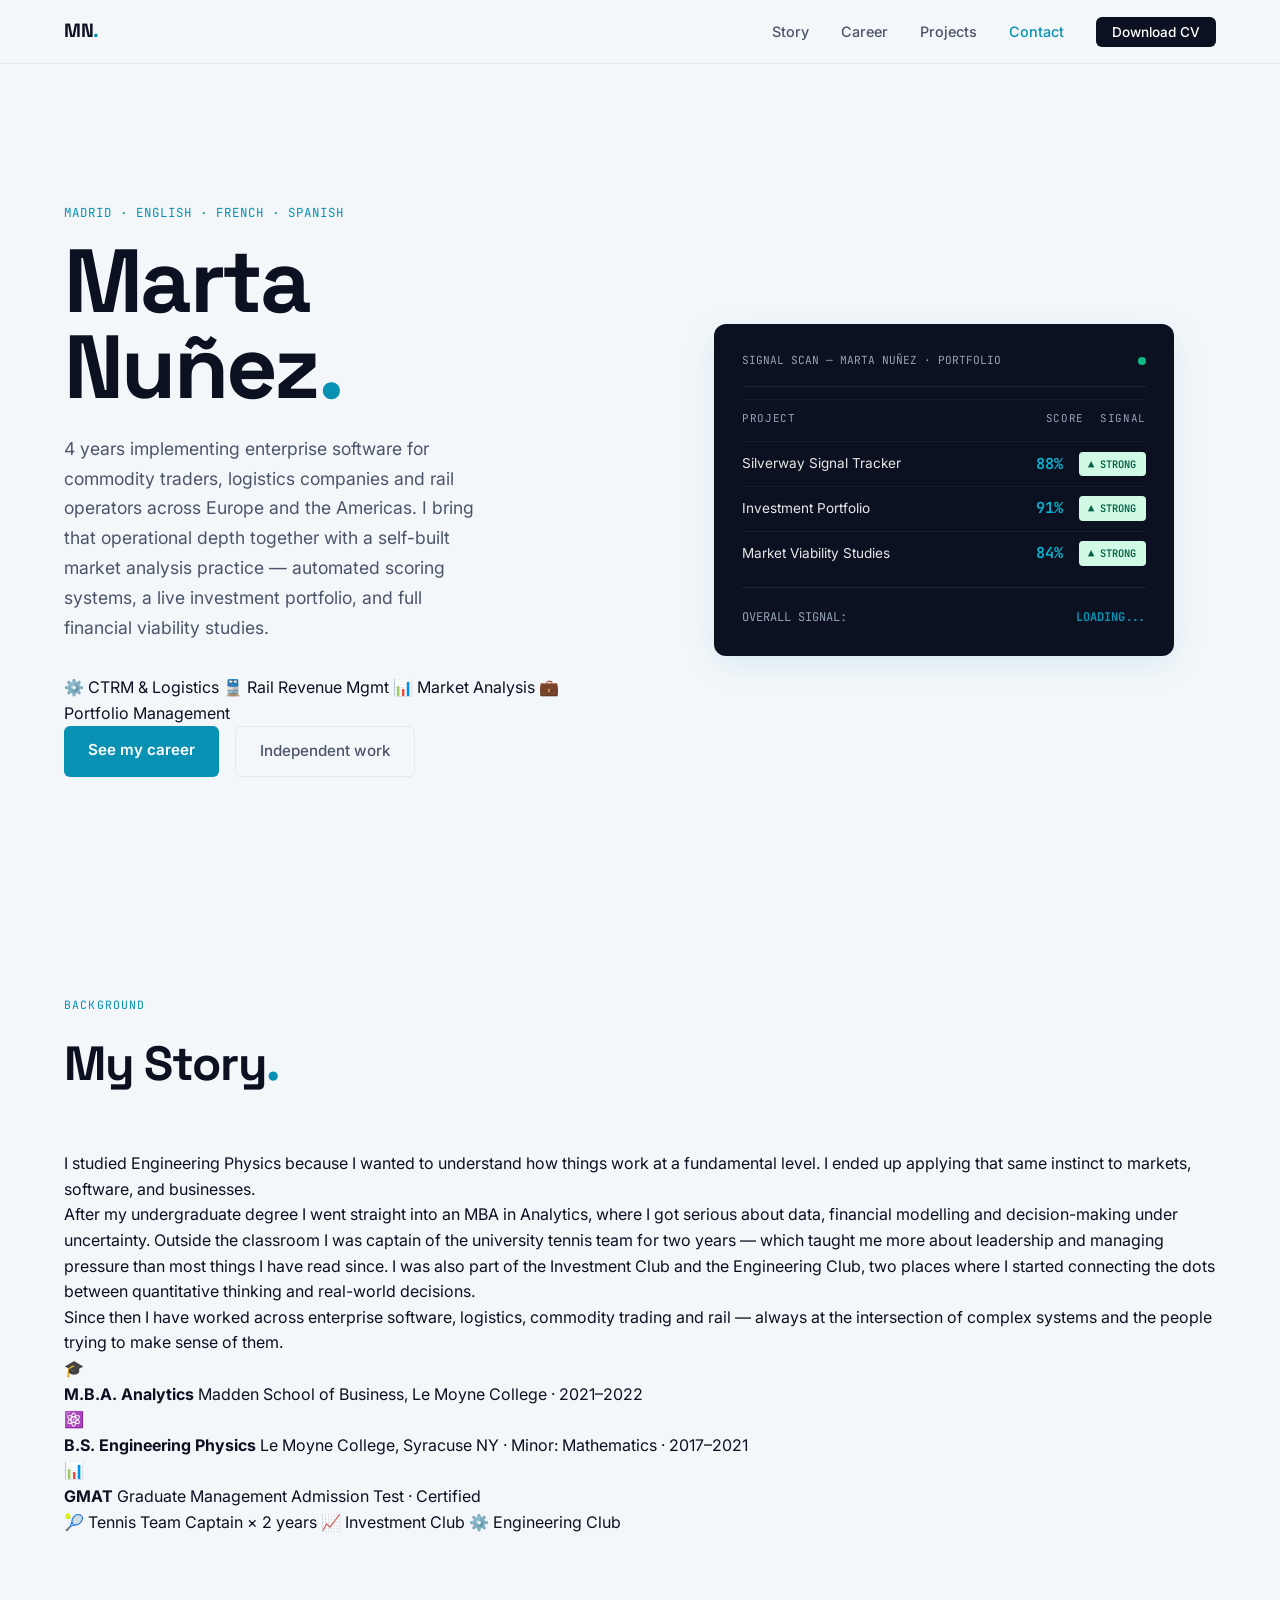
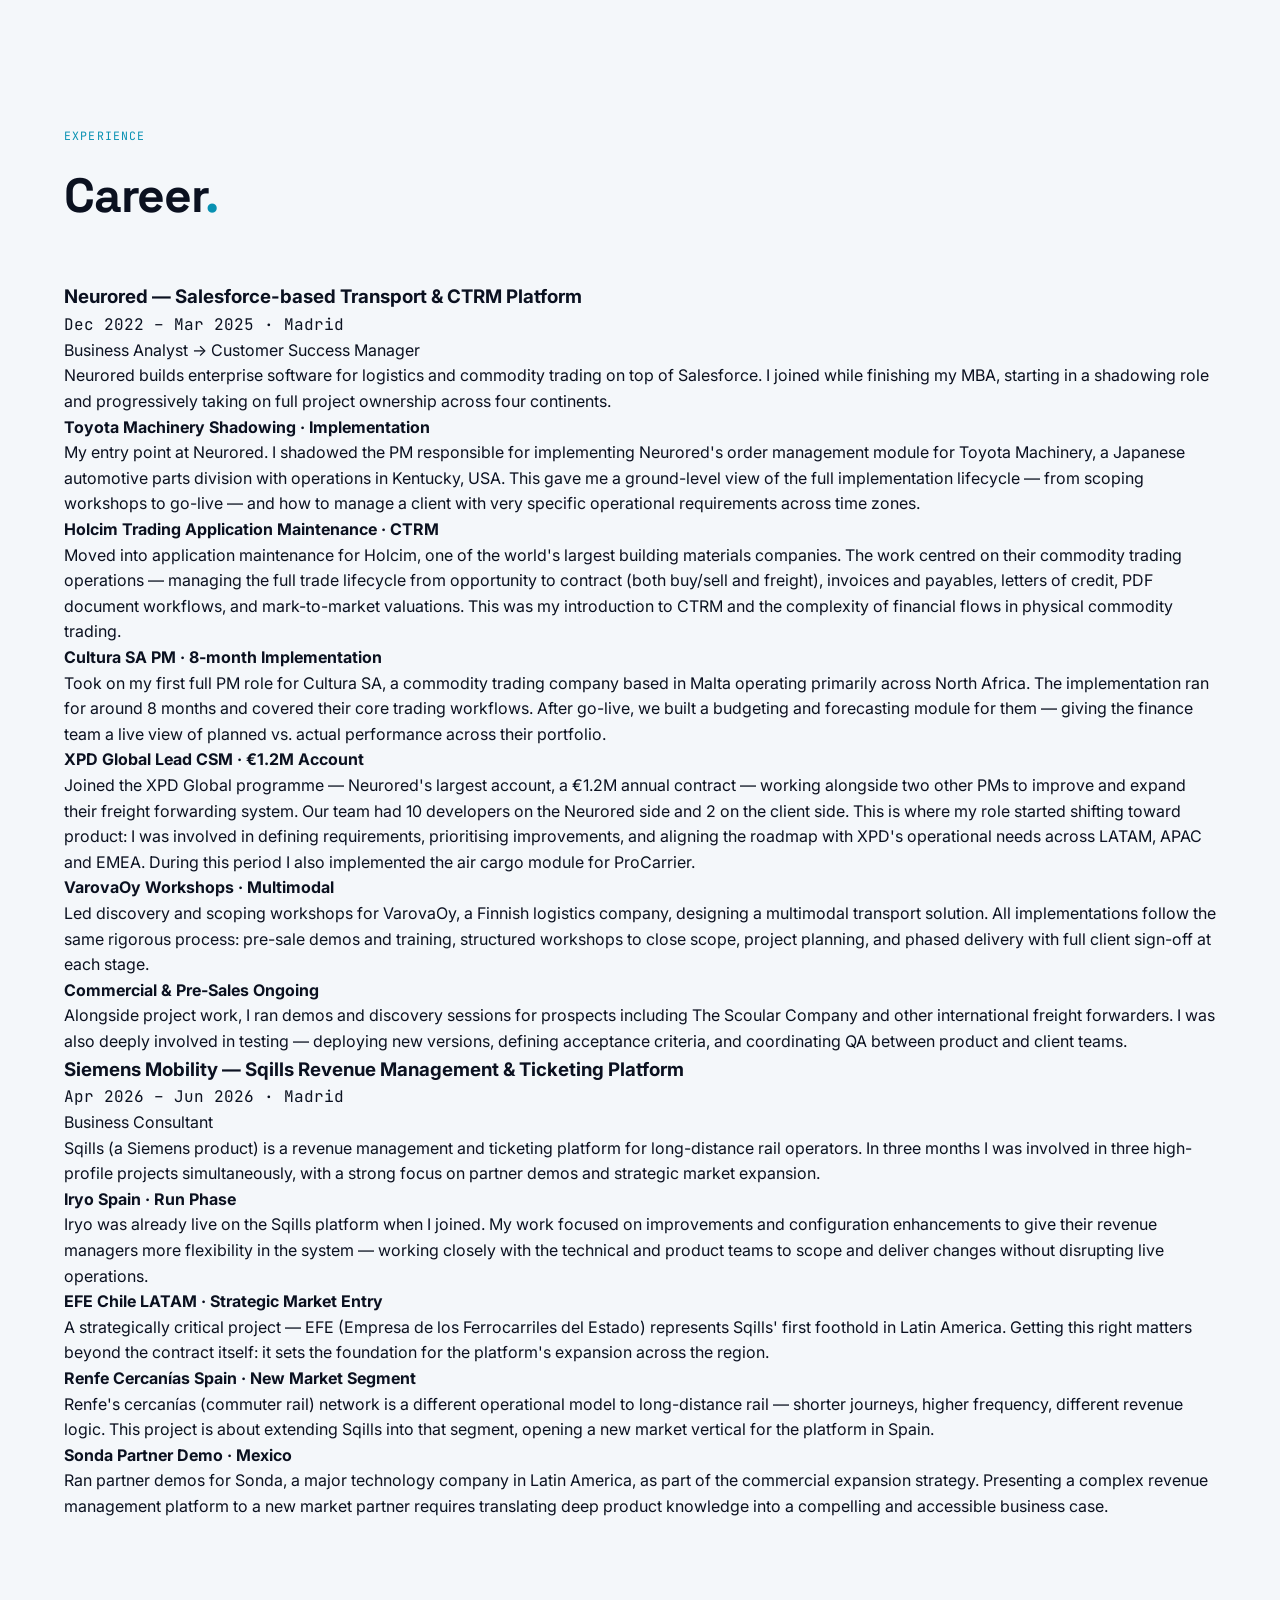
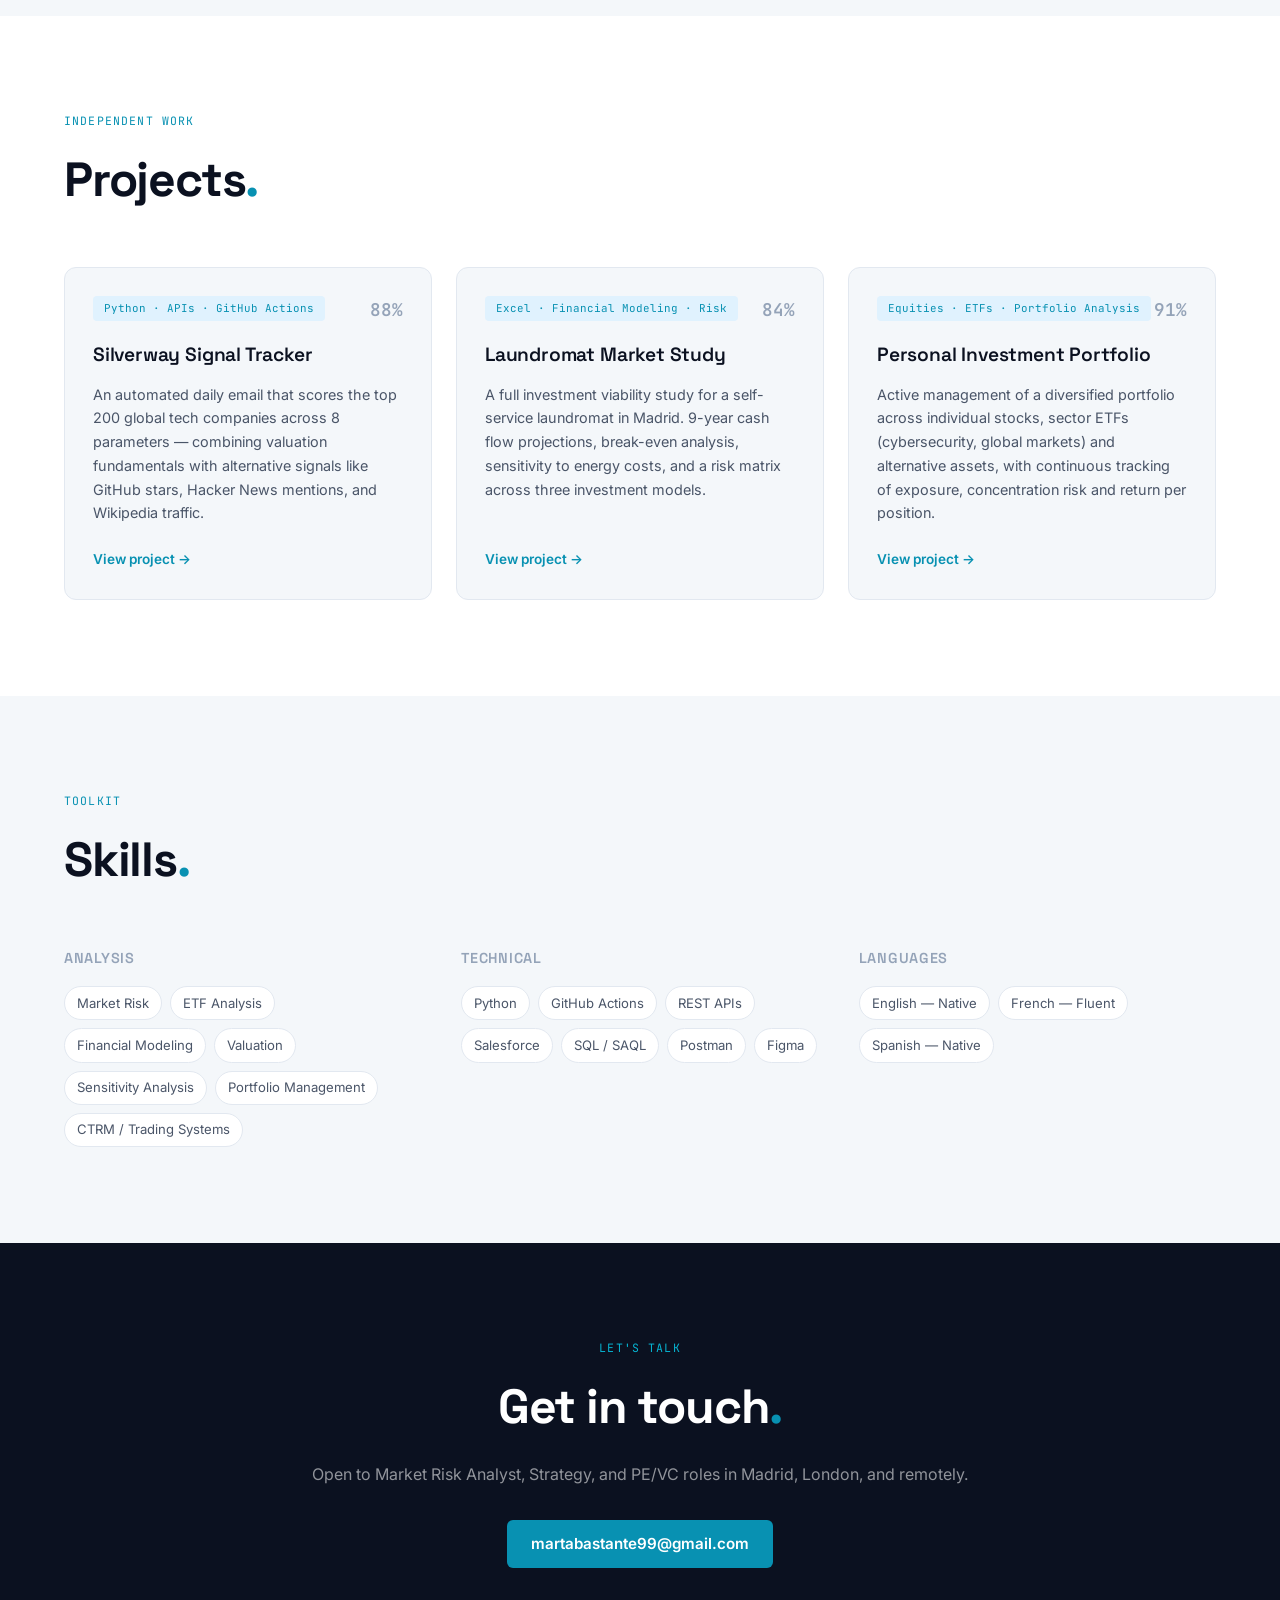
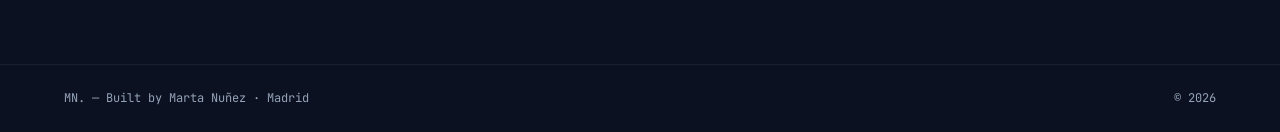
<file: index.html>
<!DOCTYPE html>
<html lang="en">
<head>
  <meta charset="UTF-8" />
  <meta name="viewport" content="width=device-width, initial-scale=1.0" />
  <title>Marta Nuñez · Market Risk Analyst</title>
  <link rel="preconnect" href="https://fonts.googleapis.com" />
  <link rel="preconnect" href="https://fonts.gstatic.com" crossorigin />
  <link href="https://fonts.googleapis.com/css2?family=Space+Grotesk:wght@400;500;600;700&family=Inter:wght@400;500&family=JetBrains+Mono:wght@400;600&display=swap" rel="stylesheet" />
  <link rel="stylesheet" href="assets/css/style.css" />
</head>
<body>

  <!-- NAV -->
  <nav>
    <span class="nav-logo">MN<span class="accent">.</span></span>
    <ul>
      <li><a href="#story">Story</a></li>
      <li><a href="#career">Career</a></li>
      <li><a href="#projects">Projects</a></li>
      <li><a href="#contact">Contact</a></li>
      <li><a href="assets/CV_Marta_Nunez.pdf" class="btn-nav" target="_blank">Download CV</a></li>
    </ul>
  </nav>

  <!-- HERO -->
  <header class="hero">
    <div class="hero-left">
      <p class="eyebrow">Madrid · English · French · Spanish</p>
      <h1>Marta<br>Nuñez<span class="accent">.</span></h1>
      <p class="hero-sub">
        4 years implementing enterprise software for commodity traders, logistics companies and rail operators across Europe and the Americas. I bring that operational depth together with a self-built market analysis practice — automated scoring systems, a live investment portfolio, and full financial viability studies.
      </p>
      <div class="hero-pills">
        <span class="hero-pill">⚙️ CTRM &amp; Logistics</span>
        <span class="hero-pill">🚆 Rail Revenue Mgmt</span>
        <span class="hero-pill">📊 Market Analysis</span>
        <span class="hero-pill">💼 Portfolio Management</span>
      </div>
      <div class="hero-cta">
        <a href="#career" class="btn-primary">See my career</a>
        <a href="#projects" class="btn-ghost">Independent work</a>
      </div>
    </div>

    <div class="hero-right">
      <div class="scanner-card">
        <div class="scanner-header">
          <span class="mono dim">SIGNAL SCAN — MARTA NUÑEZ · PORTFOLIO</span>
          <span class="scanner-dot"></span>
        </div>
        <div class="scanner-divider"></div>
        <div class="scanner-row scanner-labels">
          <span class="mono dim">PROJECT</span>
          <span class="mono dim">SCORE</span>
          <span class="mono dim">SIGNAL</span>
        </div>
        <div class="scanner-row">
          <span>Silverway Signal Tracker</span>
          <span class="mono score" data-target="88">0%</span>
          <span class="badge badge-strong">▲ STRONG</span>
        </div>
        <div class="scanner-row">
          <span>Investment Portfolio</span>
          <span class="mono score" data-target="91">0%</span>
          <span class="badge badge-strong">▲ STRONG</span>
        </div>
        <div class="scanner-row">
          <span>Market Viability Studies</span>
          <span class="mono score" data-target="84">0%</span>
          <span class="badge badge-strong">▲ STRONG</span>
        </div>
        <div class="scanner-divider"></div>
        <div class="scanner-footer">
          <span class="mono dim">OVERALL SIGNAL:</span>
          <span class="mono accent bold" id="verdict">LOADING...</span>
        </div>
      </div>
    </div>
  </header>

  <!-- MY STORY & EDUCATION -->
  <section id="story" class="story-section">
    <div class="story-inner story-no-photo">
      <div class="story-text-col">
        <p class="section-eyebrow">Background</p>
        <h2>My Story<span class="accent">.</span></h2>
        <p class="story-lead">I studied Engineering Physics because I wanted to understand how things work at a fundamental level. I ended up applying that same instinct to markets, software, and businesses.</p>
        <p class="story-body">After my undergraduate degree I went straight into an MBA in Analytics, where I got serious about data, financial modelling and decision-making under uncertainty. Outside the classroom I was captain of the university tennis team for two years — which taught me more about leadership and managing pressure than most things I have read since. I was also part of the Investment Club and the Engineering Club, two places where I started connecting the dots between quantitative thinking and real-world decisions.</p>
        <p class="story-body">Since then I have worked across enterprise software, logistics, commodity trading and rail — always at the intersection of complex systems and the people trying to make sense of them.</p>

        <div class="edu-grid">
          <div class="edu-card">
            <span class="edu-icon">🎓</span>
            <div>
              <strong>M.B.A. Analytics</strong>
              <span>Madden School of Business, Le Moyne College · 2021–2022</span>
            </div>
          </div>
          <div class="edu-card">
            <span class="edu-icon">⚛️</span>
            <div>
              <strong>B.S. Engineering Physics</strong>
              <span>Le Moyne College, Syracuse NY · Minor: Mathematics · 2017–2021</span>
            </div>
          </div>
          <div class="edu-card">
            <span class="edu-icon">📊</span>
            <div>
              <strong>GMAT</strong>
              <span>Graduate Management Admission Test · Certified</span>
            </div>
          </div>
        </div>

        <div class="activities-row">
          <span class="activity-tag">🎾 Tennis Team Captain × 2 years</span>
          <span class="activity-tag">📈 Investment Club</span>
          <span class="activity-tag">⚙️ Engineering Club</span>
        </div>
      </div>
    </div>
  </section>

  <!-- CAREER -->
  <section id="career" class="career-section">
    <p class="section-eyebrow">Experience</p>
    <h2>Career<span class="accent">.</span></h2>

    <div class="career-block">
      <div class="career-company-header">
        <div>
          <h3 class="company-name">Neurored <span class="company-sub">— Salesforce-based Transport & CTRM Platform</span></h3>
          <span class="career-dates mono">Dec 2022 – Mar 2025 · Madrid</span>
        </div>
        <span class="career-badge">Business Analyst → Customer Success Manager</span>
      </div>

      <p class="career-intro">Neurored builds enterprise software for logistics and commodity trading on top of Salesforce. I joined while finishing my MBA, starting in a shadowing role and progressively taking on full project ownership across four continents.</p>

      <div class="timeline">

        <div class="timeline-item">
          <div class="tl-dot"></div>
          <div class="tl-content">
            <h4>Toyota Machinery <span class="tl-tag">Shadowing · Implementation</span></h4>
            <p>My entry point at Neurored. I shadowed the PM responsible for implementing Neurored's order management module for Toyota Machinery, a Japanese automotive parts division with operations in Kentucky, USA. This gave me a ground-level view of the full implementation lifecycle — from scoping workshops to go-live — and how to manage a client with very specific operational requirements across time zones.</p>
          </div>
        </div>

        <div class="timeline-item">
          <div class="tl-dot"></div>
          <div class="tl-content">
            <h4>Holcim Trading <span class="tl-tag">Application Maintenance · CTRM</span></h4>
            <p>Moved into application maintenance for Holcim, one of the world's largest building materials companies. The work centred on their commodity trading operations — managing the full trade lifecycle from opportunity to contract (both buy/sell and freight), invoices and payables, letters of credit, PDF document workflows, and mark-to-market valuations. This was my introduction to CTRM and the complexity of financial flows in physical commodity trading.</p>
          </div>
        </div>

        <div class="timeline-item">
          <div class="tl-dot"></div>
          <div class="tl-content">
            <h4>Cultura SA <span class="tl-tag">PM · 8-month Implementation</span></h4>
            <p>Took on my first full PM role for Cultura SA, a commodity trading company based in Malta operating primarily across North Africa. The implementation ran for around 8 months and covered their core trading workflows. After go-live, we built a budgeting and forecasting module for them — giving the finance team a live view of planned vs. actual performance across their portfolio.</p>
          </div>
        </div>

        <div class="timeline-item">
          <div class="tl-dot"></div>
          <div class="tl-content">
            <h4>XPD Global <span class="tl-tag">Lead CSM · €1.2M Account</span></h4>
            <p>Joined the XPD Global programme — Neurored's largest account, a €1.2M annual contract — working alongside two other PMs to improve and expand their freight forwarding system. Our team had 10 developers on the Neurored side and 2 on the client side. This is where my role started shifting toward product: I was involved in defining requirements, prioritising improvements, and aligning the roadmap with XPD's operational needs across LATAM, APAC and EMEA. During this period I also implemented the air cargo module for ProCarrier.</p>
          </div>
        </div>

        <div class="timeline-item">
          <div class="tl-dot"></div>
          <div class="tl-content">
            <h4>VarovaOy <span class="tl-tag">Workshops · Multimodal</span></h4>
            <p>Led discovery and scoping workshops for VarovaOy, a Finnish logistics company, designing a multimodal transport solution. All implementations follow the same rigorous process: pre-sale demos and training, structured workshops to close scope, project planning, and phased delivery with full client sign-off at each stage.</p>
          </div>
        </div>

        <div class="timeline-item">
          <div class="tl-dot"></div>
          <div class="tl-content">
            <h4>Commercial & Pre-Sales <span class="tl-tag">Ongoing</span></h4>
            <p>Alongside project work, I ran demos and discovery sessions for prospects including The Scoular Company and other international freight forwarders. I was also deeply involved in testing — deploying new versions, defining acceptance criteria, and coordinating QA between product and client teams.</p>
          </div>
        </div>

      </div>
    </div>

    <div class="career-block">
      <div class="career-company-header">
        <div>
          <h3 class="company-name">Siemens Mobility <span class="company-sub">— Sqills Revenue Management & Ticketing Platform</span></h3>
          <span class="career-dates mono">Apr 2026 – Jun 2026 · Madrid</span>
        </div>
        <span class="career-badge">Business Consultant</span>
      </div>

      <p class="career-intro">Sqills (a Siemens product) is a revenue management and ticketing platform for long-distance rail operators. In three months I was involved in three high-profile projects simultaneously, with a strong focus on partner demos and strategic market expansion.</p>

      <div class="timeline">

        <div class="timeline-item">
          <div class="tl-dot tl-dot-blue"></div>
          <div class="tl-content">
            <h4>Iryo <span class="tl-tag">Spain · Run Phase</span></h4>
            <p>Iryo was already live on the Sqills platform when I joined. My work focused on improvements and configuration enhancements to give their revenue managers more flexibility in the system — working closely with the technical and product teams to scope and deliver changes without disrupting live operations.</p>
          </div>
        </div>

        <div class="timeline-item">
          <div class="tl-dot tl-dot-blue"></div>
          <div class="tl-content">
            <h4>EFE Chile <span class="tl-tag">LATAM · Strategic Market Entry</span></h4>
            <p>A strategically critical project — EFE (Empresa de los Ferrocarriles del Estado) represents Sqills' first foothold in Latin America. Getting this right matters beyond the contract itself: it sets the foundation for the platform's expansion across the region.</p>
          </div>
        </div>

        <div class="timeline-item">
          <div class="tl-dot tl-dot-blue"></div>
          <div class="tl-content">
            <h4>Renfe Cercanías <span class="tl-tag">Spain · New Market Segment</span></h4>
            <p>Renfe's cercanías (commuter rail) network is a different operational model to long-distance rail — shorter journeys, higher frequency, different revenue logic. This project is about extending Sqills into that segment, opening a new market vertical for the platform in Spain.</p>
          </div>
        </div>

        <div class="timeline-item">
          <div class="tl-dot tl-dot-blue"></div>
          <div class="tl-content">
            <h4>Sonda <span class="tl-tag">Partner Demo · Mexico</span></h4>
            <p>Ran partner demos for Sonda, a major technology company in Latin America, as part of the commercial expansion strategy. Presenting a complex revenue management platform to a new market partner requires translating deep product knowledge into a compelling and accessible business case.</p>
          </div>
        </div>

      </div>
    </div>
  </section>

  <!-- PROJECTS -->
  <section id="projects">
    <p class="section-eyebrow">Independent work</p>
    <h2>Projects<span class="accent">.</span></h2>
    <div class="projects-grid">

      <a href="projects/silverway.html" class="project-card">
        <div class="project-top">
          <span class="project-tag">Python · APIs · GitHub Actions</span>
          <span class="project-score mono">88%</span>
        </div>
        <h3>Silverway Signal Tracker</h3>
        <p>An automated daily email that scores the top 200 global tech companies across 8 parameters — combining valuation fundamentals with alternative signals like GitHub stars, Hacker News mentions, and Wikipedia traffic.</p>
        <div class="project-footer"><span>View project →</span></div>
      </a>

      <a href="projects/laundromat.html" class="project-card">
        <div class="project-top">
          <span class="project-tag">Excel · Financial Modeling · Risk</span>
          <span class="project-score mono">84%</span>
        </div>
        <h3>Laundromat Market Study</h3>
        <p>A full investment viability study for a self-service laundromat in Madrid. 9-year cash flow projections, break-even analysis, sensitivity to energy costs, and a risk matrix across three investment models.</p>
        <div class="project-footer"><span>View project →</span></div>
      </a>

      <a href="projects/portfolio.html" class="project-card">
        <div class="project-top">
          <span class="project-tag">Equities · ETFs · Portfolio Analysis</span>
          <span class="project-score mono">91%</span>
        </div>
        <h3>Personal Investment Portfolio</h3>
        <p>Active management of a diversified portfolio across individual stocks, sector ETFs (cybersecurity, global markets) and alternative assets, with continuous tracking of exposure, concentration risk and return per position.</p>
        <div class="project-footer"><span>View project →</span></div>
      </a>

    </div>
  </section>

  <!-- SKILLS -->
  <section id="skills" class="skills-section">
    <p class="section-eyebrow">Toolkit</p>
    <h2>Skills<span class="accent">.</span></h2>
    <div class="skills-grid">
      <div class="skill-group">
        <h4>Analysis</h4>
        <div class="tags">
          <span class="tag">Market Risk</span>
          <span class="tag">ETF Analysis</span>
          <span class="tag">Financial Modeling</span>
          <span class="tag">Valuation</span>
          <span class="tag">Sensitivity Analysis</span>
          <span class="tag">Portfolio Management</span>
          <span class="tag">CTRM / Trading Systems</span>
        </div>
      </div>
      <div class="skill-group">
        <h4>Technical</h4>
        <div class="tags">
          <span class="tag">Python</span>
          <span class="tag">GitHub Actions</span>
          <span class="tag">REST APIs</span>
          <span class="tag">Salesforce</span>
          <span class="tag">SQL / SAQL</span>
          <span class="tag">Postman</span>
          <span class="tag">Figma</span>
        </div>
      </div>
      <div class="skill-group">
        <h4>Languages</h4>
        <div class="tags">
          <span class="tag">English — Native</span>
          <span class="tag">French — Fluent</span>
          <span class="tag">Spanish — Native</span>
        </div>
      </div>
    </div>
  </section>

  <!-- CONTACT -->
  <section id="contact" class="contact-section">
    <p class="section-eyebrow">Let's talk</p>
    <h2>Get in touch<span class="accent">.</span></h2>
    <p class="contact-sub">Open to Market Risk Analyst, Strategy, and PE/VC roles in Madrid, London, and remotely.</p>
    <a href="mailto:martabastante99@gmail.com" class="btn-primary">martabastante99@gmail.com</a>
  </section>

  <!-- FOOTER -->
  <footer>
    <span class="mono dim">MN. — Built by Marta Nuñez · Madrid</span>
    <span class="mono dim">© 2026</span>
  </footer>

  <script src="assets/js/main.js"></script>
</body>
</html>
</file>
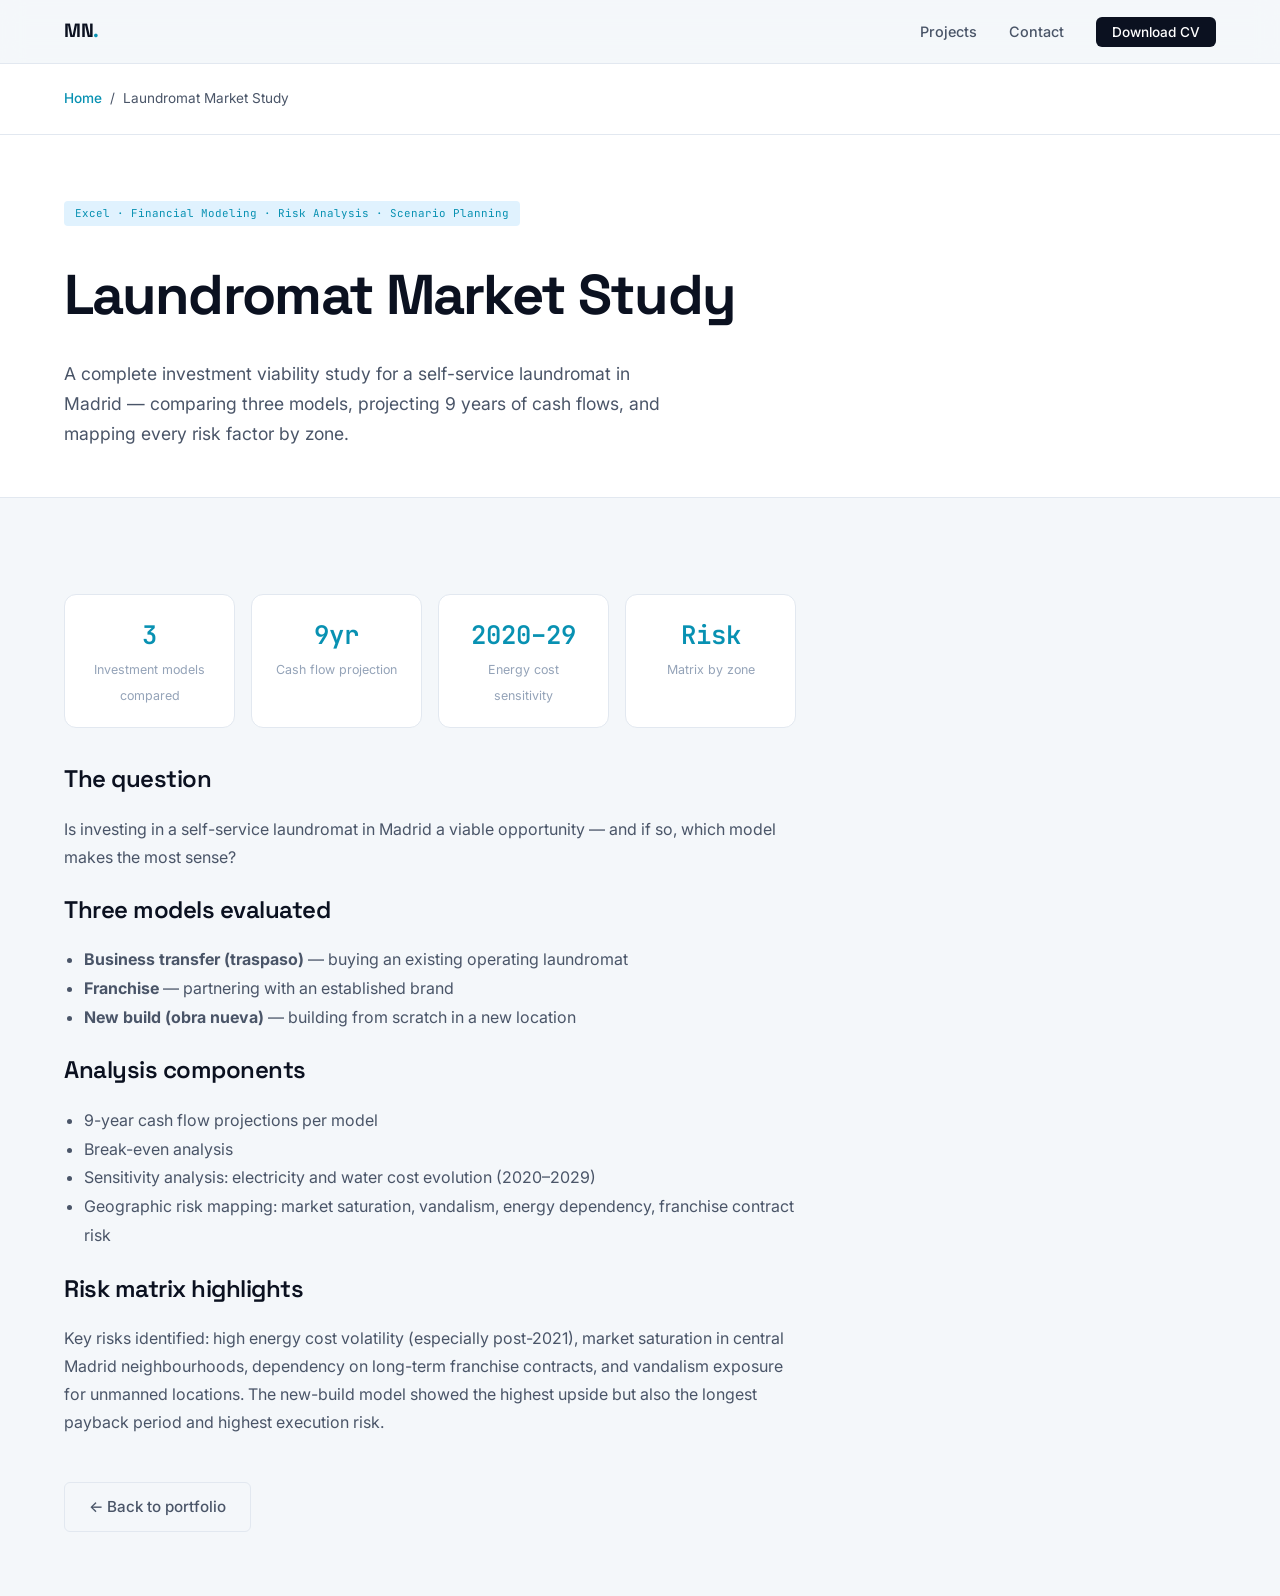
<file: laundromat.html>
<!DOCTYPE html>
<html lang="en">
<head>
  <meta charset="UTF-8" />
  <meta name="viewport" content="width=device-width, initial-scale=1.0" />
  <title>Laundromat Market Study · Marta Nuñez</title>
  <link rel="preconnect" href="https://fonts.googleapis.com" />
  <link rel="preconnect" href="https://fonts.gstatic.com" crossorigin />
  <link href="https://fonts.googleapis.com/css2?family=Space+Grotesk:wght@400;500;600;700&family=Inter:wght@400;500&family=JetBrains+Mono:wght@400;600&display=swap" rel="stylesheet" />
  <link rel="stylesheet" href="../assets/css/style.css" />
</head>
<body>
  <nav>
    <span class="nav-logo">MN<span class="accent">.</span></span>
    <ul>
      <li><a href="../index.html#projects">Projects</a></li>
      <li><a href="../index.html#contact">Contact</a></li>
      <li><a href="../assets/CV_Marta_Nunez.pdf" class="btn-nav" target="_blank">Download CV</a></li>
    </ul>
  </nav>

  <div class="detail-nav">
    <a href="../index.html">Home</a> / <span>Laundromat Market Study</span>
  </div>

  <div class="detail-hero">
    <span class="project-tag mono">Excel · Financial Modeling · Risk Analysis · Scenario Planning</span>
    <h1>Laundromat Market Study</h1>
    <p>A complete investment viability study for a self-service laundromat in Madrid — comparing three models, projecting 9 years of cash flows, and mapping every risk factor by zone.</p>
  </div>

  <div class="detail-body">
    <div class="metrics-row">
      <div class="metric-box"><span class="val">3</span><span class="lbl">Investment models compared</span></div>
      <div class="metric-box"><span class="val">9yr</span><span class="lbl">Cash flow projection</span></div>
      <div class="metric-box"><span class="val">2020–29</span><span class="lbl">Energy cost sensitivity</span></div>
      <div class="metric-box"><span class="val">Risk</span><span class="lbl">Matrix by zone</span></div>
    </div>

    <h2>The question</h2>
    <p>Is investing in a self-service laundromat in Madrid a viable opportunity — and if so, which model makes the most sense?</p>

    <h2>Three models evaluated</h2>
    <ul>
      <li><strong>Business transfer (traspaso)</strong> — buying an existing operating laundromat</li>
      <li><strong>Franchise</strong> — partnering with an established brand</li>
      <li><strong>New build (obra nueva)</strong> — building from scratch in a new location</li>
    </ul>

    <h2>Analysis components</h2>
    <ul>
      <li>9-year cash flow projections per model</li>
      <li>Break-even analysis</li>
      <li>Sensitivity analysis: electricity and water cost evolution (2020–2029)</li>
      <li>Geographic risk mapping: market saturation, vandalism, energy dependency, franchise contract risk</li>
    </ul>

    <h2>Risk matrix highlights</h2>
    <p>Key risks identified: high energy cost volatility (especially post-2021), market saturation in central Madrid neighbourhoods, dependency on long-term franchise contracts, and vandalism exposure for unmanned locations. The new-build model showed the highest upside but also the longest payback period and highest execution risk.</p>

    <br>
    <a href="../index.html" class="btn-ghost">← Back to portfolio</a>
  </div>
</body>
</html>
</file>
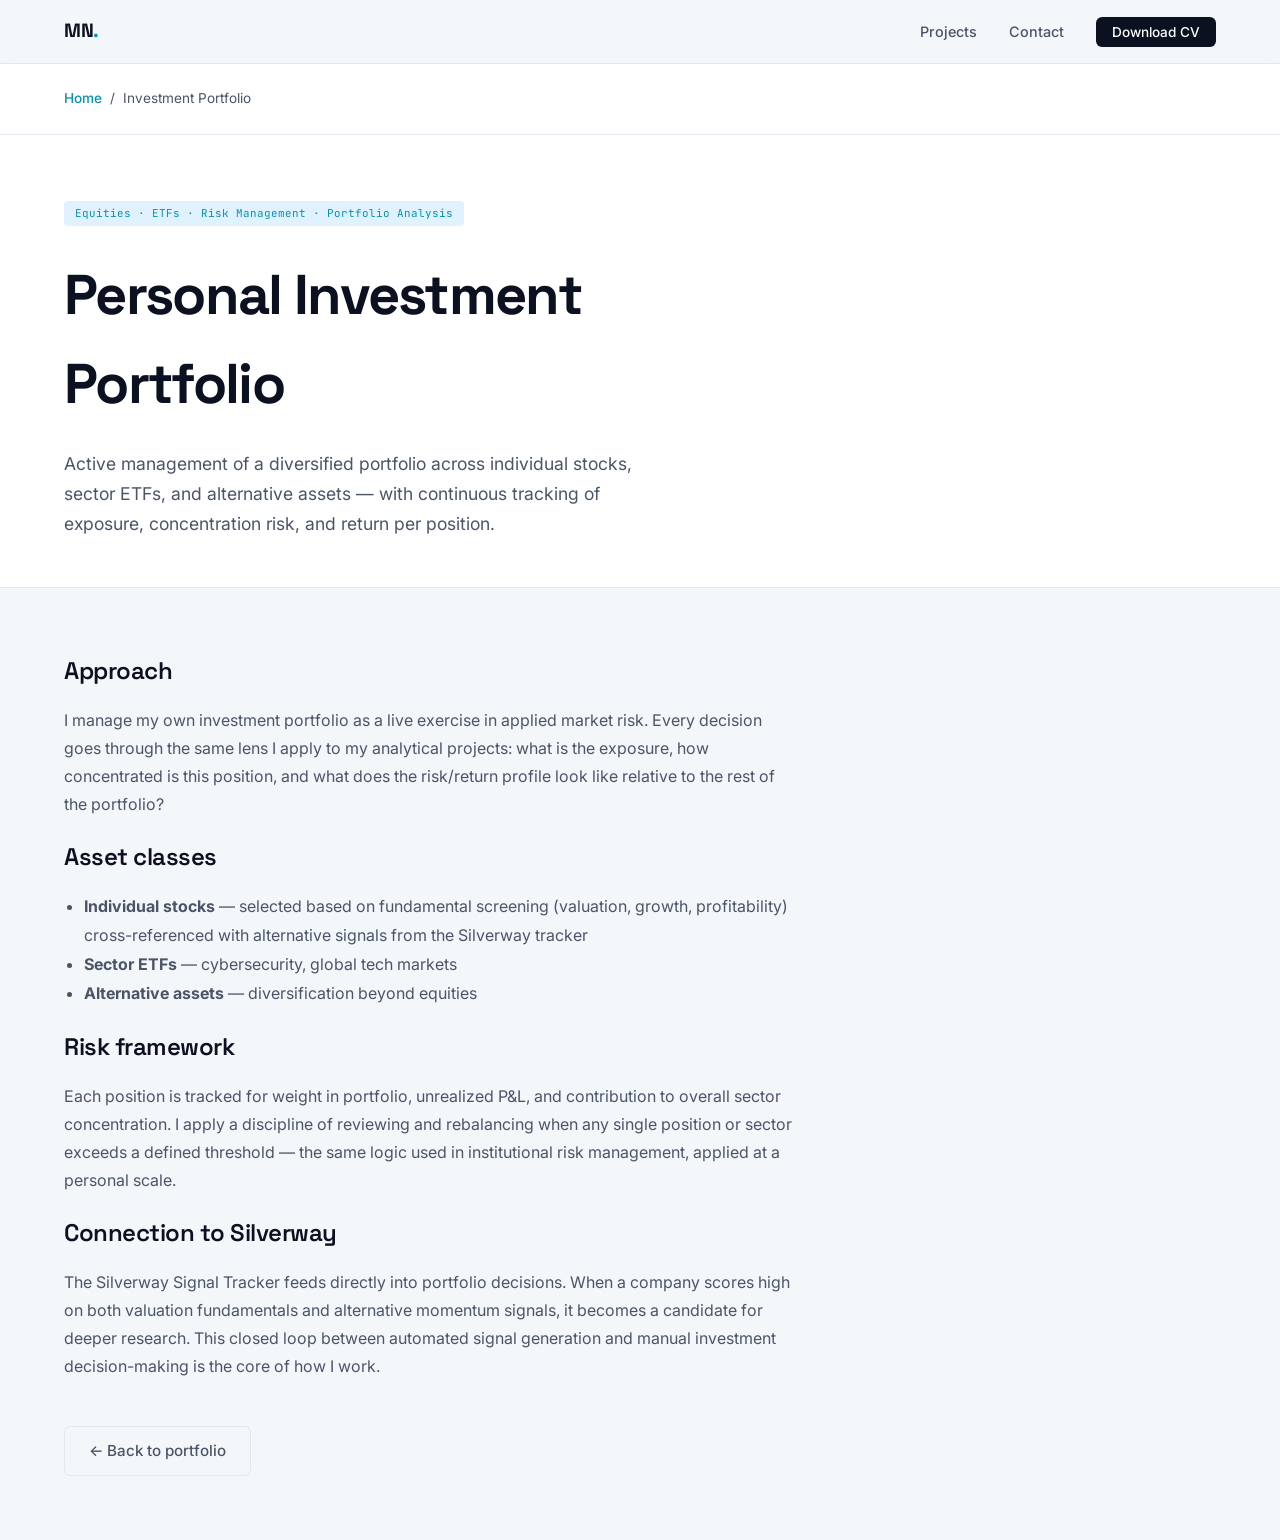
<file: portfolio.html>
<!DOCTYPE html>
<html lang="en">
<head>
  <meta charset="UTF-8" />
  <meta name="viewport" content="width=device-width, initial-scale=1.0" />
  <title>Investment Portfolio · Marta Nuñez</title>
  <link rel="preconnect" href="https://fonts.googleapis.com" />
  <link rel="preconnect" href="https://fonts.gstatic.com" crossorigin />
  <link href="https://fonts.googleapis.com/css2?family=Space+Grotesk:wght@400;500;600;700&family=Inter:wght@400;500&family=JetBrains+Mono:wght@400;600&display=swap" rel="stylesheet" />
  <link rel="stylesheet" href="../assets/css/style.css" />
</head>
<body>
  <nav>
    <span class="nav-logo">MN<span class="accent">.</span></span>
    <ul>
      <li><a href="../index.html#projects">Projects</a></li>
      <li><a href="../index.html#contact">Contact</a></li>
      <li><a href="../assets/CV_Marta_Nunez.pdf" class="btn-nav" target="_blank">Download CV</a></li>
    </ul>
  </nav>

  <div class="detail-nav">
    <a href="../index.html">Home</a> / <span>Investment Portfolio</span>
  </div>

  <div class="detail-hero">
    <span class="project-tag mono">Equities · ETFs · Risk Management · Portfolio Analysis</span>
    <h1>Personal Investment Portfolio</h1>
    <p>Active management of a diversified portfolio across individual stocks, sector ETFs, and alternative assets — with continuous tracking of exposure, concentration risk, and return per position.</p>
  </div>

  <div class="detail-body">
    <h2>Approach</h2>
    <p>I manage my own investment portfolio as a live exercise in applied market risk. Every decision goes through the same lens I apply to my analytical projects: what is the exposure, how concentrated is this position, and what does the risk/return profile look like relative to the rest of the portfolio?</p>

    <h2>Asset classes</h2>
    <ul>
      <li><strong>Individual stocks</strong> — selected based on fundamental screening (valuation, growth, profitability) cross-referenced with alternative signals from the Silverway tracker</li>
      <li><strong>Sector ETFs</strong> — cybersecurity, global tech markets</li>
      <li><strong>Alternative assets</strong> — diversification beyond equities</li>
    </ul>

    <h2>Risk framework</h2>
    <p>Each position is tracked for weight in portfolio, unrealized P&L, and contribution to overall sector concentration. I apply a discipline of reviewing and rebalancing when any single position or sector exceeds a defined threshold — the same logic used in institutional risk management, applied at a personal scale.</p>

    <h2>Connection to Silverway</h2>
    <p>The Silverway Signal Tracker feeds directly into portfolio decisions. When a company scores high on both valuation fundamentals and alternative momentum signals, it becomes a candidate for deeper research. This closed loop between automated signal generation and manual investment decision-making is the core of how I work.</p>

    <br>
    <a href="../index.html" class="btn-ghost">← Back to portfolio</a>
  </div>
</body>
</html>
</file>
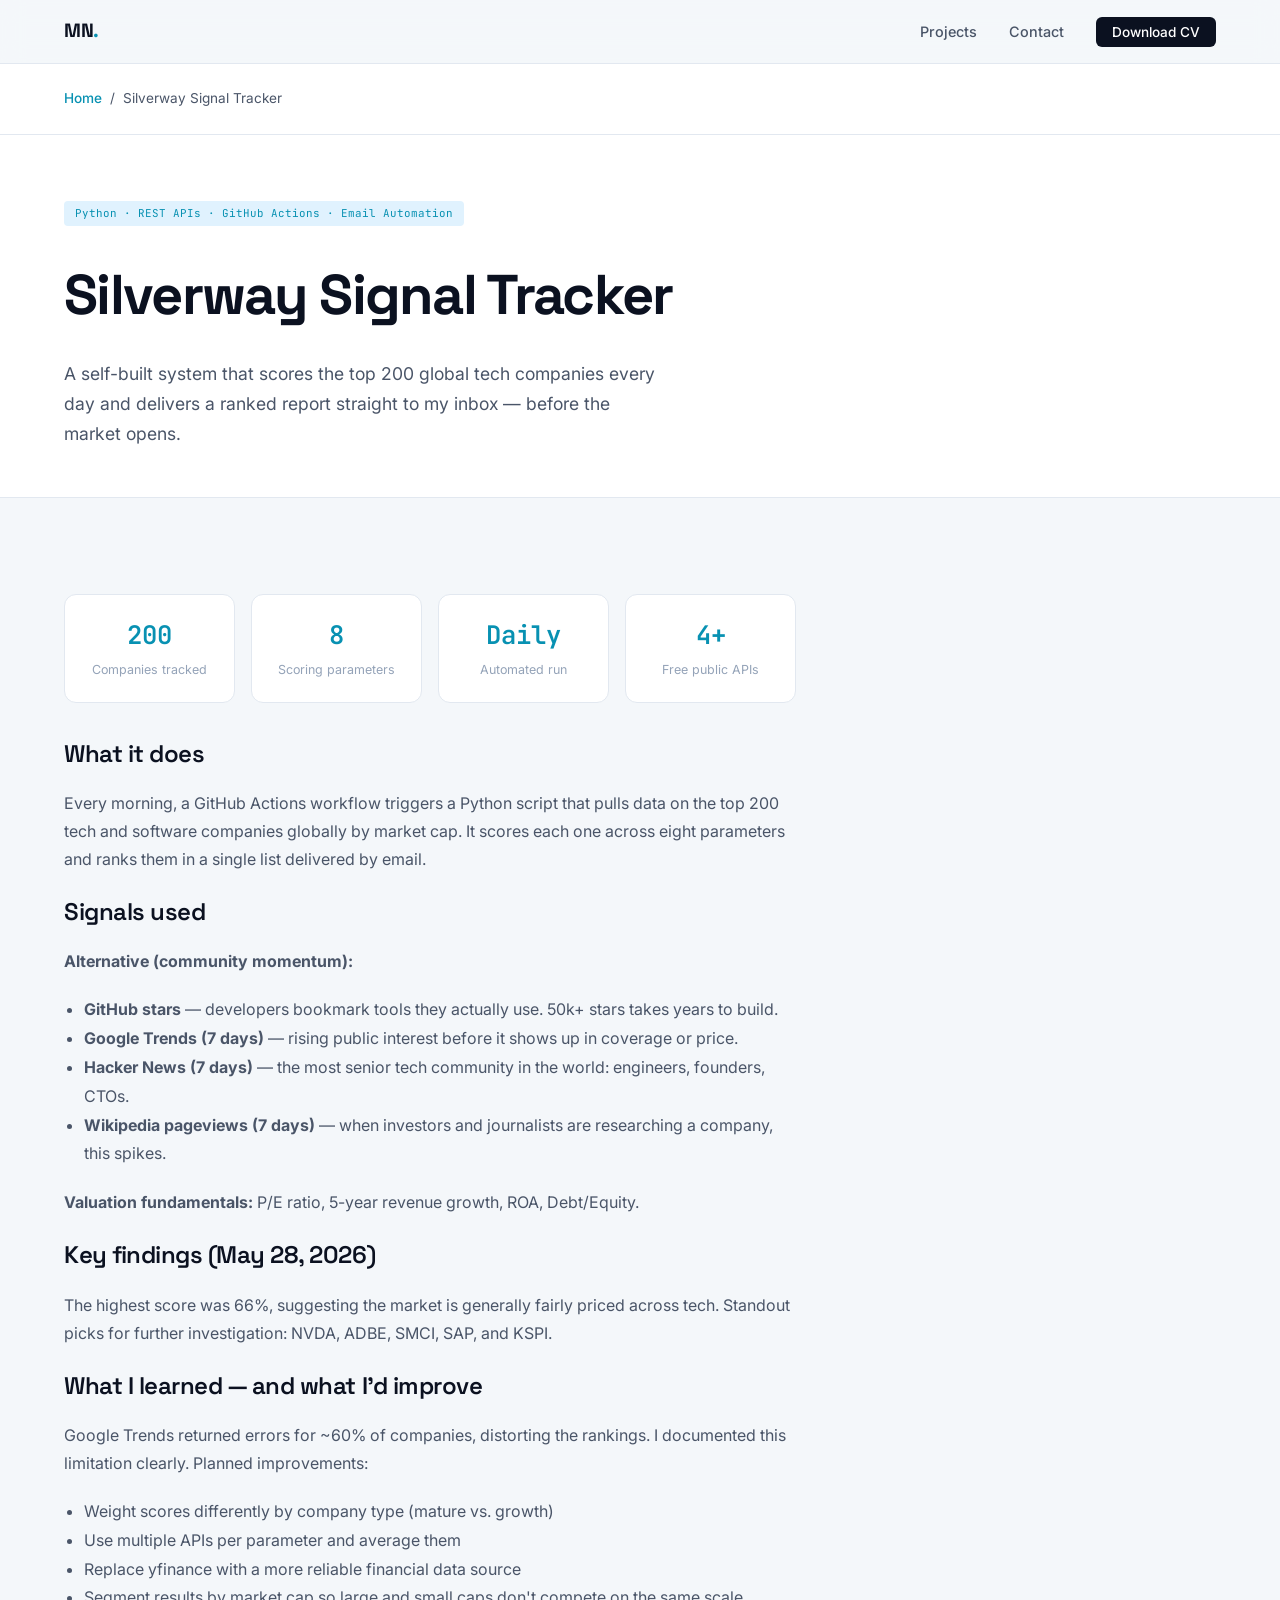
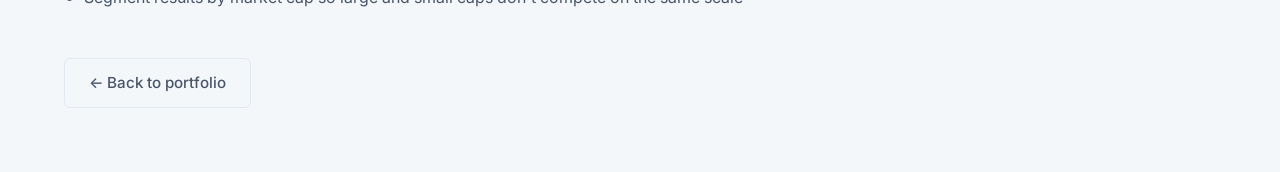
<file: silverway.html>
<!DOCTYPE html>
<html lang="en">
<head>
  <meta charset="UTF-8" />
  <meta name="viewport" content="width=device-width, initial-scale=1.0" />
  <title>Silverway Signal Tracker · Marta Nuñez</title>
  <link rel="preconnect" href="https://fonts.googleapis.com" />
  <link rel="preconnect" href="https://fonts.gstatic.com" crossorigin />
  <link href="https://fonts.googleapis.com/css2?family=Space+Grotesk:wght@400;500;600;700&family=Inter:wght@400;500&family=JetBrains+Mono:wght@400;600&display=swap" rel="stylesheet" />
  <link rel="stylesheet" href="../assets/css/style.css" />
</head>
<body>
  <nav>
    <span class="nav-logo">MN<span class="accent">.</span></span>
    <ul>
      <li><a href="../index.html#projects">Projects</a></li>
      <li><a href="../index.html#contact">Contact</a></li>
      <li><a href="../assets/CV_Marta_Nunez.pdf" class="btn-nav" target="_blank">Download CV</a></li>
    </ul>
  </nav>

  <div class="detail-nav">
    <a href="../index.html">Home</a> / <span>Silverway Signal Tracker</span>
  </div>

  <div class="detail-hero">
    <span class="project-tag mono">Python · REST APIs · GitHub Actions · Email Automation</span>
    <h1>Silverway Signal Tracker</h1>
    <p>A self-built system that scores the top 200 global tech companies every day and delivers a ranked report straight to my inbox — before the market opens.</p>
  </div>

  <div class="detail-body">
    <div class="metrics-row">
      <div class="metric-box"><span class="val">200</span><span class="lbl">Companies tracked</span></div>
      <div class="metric-box"><span class="val">8</span><span class="lbl">Scoring parameters</span></div>
      <div class="metric-box"><span class="val">Daily</span><span class="lbl">Automated run</span></div>
      <div class="metric-box"><span class="val">4+</span><span class="lbl">Free public APIs</span></div>
    </div>

    <h2>What it does</h2>
    <p>Every morning, a GitHub Actions workflow triggers a Python script that pulls data on the top 200 tech and software companies globally by market cap. It scores each one across eight parameters and ranks them in a single list delivered by email.</p>

    <h2>Signals used</h2>
    <p><strong>Alternative (community momentum):</strong></p>
    <ul>
      <li><strong>GitHub stars</strong> — developers bookmark tools they actually use. 50k+ stars takes years to build.</li>
      <li><strong>Google Trends (7 days)</strong> — rising public interest before it shows up in coverage or price.</li>
      <li><strong>Hacker News (7 days)</strong> — the most senior tech community in the world: engineers, founders, CTOs.</li>
      <li><strong>Wikipedia pageviews (7 days)</strong> — when investors and journalists are researching a company, this spikes.</li>
    </ul>
    <p><strong>Valuation fundamentals:</strong> P/E ratio, 5-year revenue growth, ROA, Debt/Equity.</p>

    <h2>Key findings (May 28, 2026)</h2>
    <p>The highest score was 66%, suggesting the market is generally fairly priced across tech. Standout picks for further investigation: NVDA, ADBE, SMCI, SAP, and KSPI.</p>

    <h2>What I learned — and what I'd improve</h2>
    <p>Google Trends returned errors for ~60% of companies, distorting the rankings. I documented this limitation clearly. Planned improvements:</p>
    <ul>
      <li>Weight scores differently by company type (mature vs. growth)</li>
      <li>Use multiple APIs per parameter and average them</li>
      <li>Replace yfinance with a more reliable financial data source</li>
      <li>Segment results by market cap so large and small caps don't compete on the same scale</li>
    </ul>

    <br>
    <a href="../index.html" class="btn-ghost">← Back to portfolio</a>
  </div>
</body>
</html>
</file>
<file: assets/css/style.css>
/* ============================================================
   TOKENS
   ============================================================ */
:root {
  --bg:         #F4F7FA;
  --surface:    #FFFFFF;
  --ink:        #0B1120;
  --ink-mid:    #4A5568;
  --ink-dim:    #94A3B8;
  --accent:     #0891B2;
  --accent-dim: #E0F2FE;
  --accent-hi:  #06B6D4;
  --line:       #E2E8F0;
  --green:      #10B981;
  --green-dim:  #D1FAE5;

  --font-display: 'Space Grotesk', sans-serif;
  --font-body:    'Inter', sans-serif;
  --font-mono:    'JetBrains Mono', monospace;

  --radius: 12px;
  --radius-sm: 6px;
  --shadow: 0 1px 3px rgba(0,0,0,0.06), 0 4px 16px rgba(0,0,0,0.06);
  --shadow-lg: 0 8px 32px rgba(8, 145, 178, 0.12);
}

/* ============================================================
   RESET & BASE
   ============================================================ */
*, *::before, *::after { box-sizing: border-box; margin: 0; padding: 0; }

html { scroll-behavior: smooth; }

body {
  font-family: var(--font-body);
  background: var(--bg);
  color: var(--ink);
  line-height: 1.6;
  -webkit-font-smoothing: antialiased;
}

a { color: inherit; text-decoration: none; }
img { max-width: 100%; display: block; }

/* ============================================================
   UTILITIES
   ============================================================ */
.mono   { font-family: var(--font-mono); }
.dim    { color: var(--ink-dim); }
.accent { color: var(--accent); }
.bold   { font-weight: 700; }

/* ============================================================
   NAV
   ============================================================ */
nav {
  position: sticky;
  top: 0;
  z-index: 100;
  display: flex;
  align-items: center;
  justify-content: space-between;
  padding: 0 5vw;
  height: 64px;
  background: rgba(244, 247, 250, 0.88);
  backdrop-filter: blur(12px);
  border-bottom: 1px solid var(--line);
}

.nav-logo {
  font-family: var(--font-display);
  font-size: 1.2rem;
  font-weight: 700;
  letter-spacing: -0.02em;
}

nav ul {
  display: flex;
  align-items: center;
  gap: 2rem;
  list-style: none;
}

nav ul a {
  font-size: 0.9rem;
  color: var(--ink-mid);
  font-weight: 500;
  transition: color 0.2s;
}
nav ul a:hover { color: var(--ink); }

.btn-nav {
  background: var(--ink) !important;
  color: #fff !important;
  padding: 0.45rem 1rem;
  border-radius: var(--radius-sm);
  font-size: 0.85rem !important;
  transition: background 0.2s !important;
}
.btn-nav:hover { background: var(--accent) !important; }

/* ============================================================
   HERO
   ============================================================ */
.hero {
  display: grid;
  grid-template-columns: 1fr 1fr;
  align-items: center;
  gap: 4rem;
  padding: 6rem 5vw 5rem;
  min-height: calc(100vh - 64px);
}

.eyebrow {
  font-family: var(--font-mono);
  font-size: 0.78rem;
  color: var(--accent);
  letter-spacing: 0.08em;
  text-transform: uppercase;
  margin-bottom: 1rem;
}

.hero h1 {
  font-family: var(--font-display);
  font-size: clamp(3.5rem, 7vw, 6rem);
  font-weight: 700;
  line-height: 0.95;
  letter-spacing: -0.03em;
  margin-bottom: 1.5rem;
}

.hero-sub {
  font-size: 1.1rem;
  color: var(--ink-mid);
  line-height: 1.7;
  max-width: 420px;
  margin-bottom: 2rem;
}

.hero-cta {
  display: flex;
  gap: 1rem;
  flex-wrap: wrap;
}

/* ============================================================
   BUTTONS
   ============================================================ */
.btn-primary {
  display: inline-block;
  background: var(--accent);
  color: #fff;
  padding: 0.75rem 1.5rem;
  border-radius: var(--radius-sm);
  font-weight: 600;
  font-size: 0.95rem;
  transition: background 0.2s, transform 0.15s;
}
.btn-primary:hover { background: #0670a0; transform: translateY(-1px); }

.btn-ghost {
  display: inline-block;
  border: 1.5px solid var(--line);
  color: var(--ink-mid);
  padding: 0.75rem 1.5rem;
  border-radius: var(--radius-sm);
  font-weight: 500;
  font-size: 0.95rem;
  transition: border-color 0.2s, color 0.2s;
}
.btn-ghost:hover { border-color: var(--accent); color: var(--accent); }

/* ============================================================
   SCANNER CARD (hero signature element)
   ============================================================ */
.hero-right { display: flex; justify-content: center; }

.scanner-card {
  background: var(--ink);
  border-radius: var(--radius);
  padding: 1.75rem;
  width: 100%;
  max-width: 460px;
  box-shadow: var(--shadow-lg);
}

.scanner-header {
  display: flex;
  justify-content: space-between;
  align-items: center;
  margin-bottom: 1rem;
  font-size: 0.7rem;
  color: var(--ink-dim);
}

.scanner-dot {
  width: 8px;
  height: 8px;
  border-radius: 50%;
  background: var(--green);
  animation: pulse 2s infinite;
}
@keyframes pulse {
  0%, 100% { opacity: 1; }
  50%       { opacity: 0.3; }
}

.scanner-divider {
  height: 1px;
  background: rgba(255,255,255,0.08);
  margin: 0.75rem 0;
}

.scanner-labels {
  margin-bottom: 0.25rem;
}

.scanner-row {
  display: grid;
  grid-template-columns: 1fr auto auto;
  gap: 1rem;
  align-items: center;
  padding: 0.6rem 0;
  font-size: 0.85rem;
  color: rgba(255,255,255,0.9);
  border-top: 1px solid rgba(255,255,255,0.05);
}
.scanner-row:first-of-type { border-top: none; }
.scanner-labels span {
  font-size: 0.68rem;
  letter-spacing: 0.06em;
  text-transform: uppercase;
}

.score {
  font-size: 0.95rem;
  font-weight: 600;
  color: var(--accent-hi);
  min-width: 42px;
  text-align: right;
}

.badge {
  font-family: var(--font-mono);
  font-size: 0.65rem;
  font-weight: 600;
  padding: 0.25rem 0.6rem;
  border-radius: 4px;
  white-space: nowrap;
}
.badge-strong {
  background: var(--green-dim);
  color: #065F46;
}

.scanner-footer {
  display: flex;
  justify-content: space-between;
  align-items: center;
  font-size: 0.75rem;
  margin-top: 0.25rem;
  padding-top: 0.5rem;
}

/* ============================================================
   SECTIONS COMMON
   ============================================================ */
section {
  padding: 6rem 5vw;
}

.section-eyebrow {
  font-family: var(--font-mono);
  font-size: 0.72rem;
  color: var(--accent);
  letter-spacing: 0.1em;
  text-transform: uppercase;
  margin-bottom: 0.75rem;
}

h2 {
  font-family: var(--font-display);
  font-size: clamp(2rem, 4vw, 3rem);
  font-weight: 700;
  letter-spacing: -0.025em;
  margin-bottom: 3rem;
}

/* ============================================================
   PROJECTS
   ============================================================ */
#projects { background: var(--surface); }

.projects-grid {
  display: grid;
  grid-template-columns: repeat(auto-fit, minmax(300px, 1fr));
  gap: 1.5rem;
}

.project-card {
  display: flex;
  flex-direction: column;
  background: var(--bg);
  border: 1px solid var(--line);
  border-radius: var(--radius);
  padding: 1.75rem;
  transition: border-color 0.2s, box-shadow 0.2s, transform 0.2s;
  cursor: pointer;
}
.project-card:hover {
  border-color: var(--accent);
  box-shadow: var(--shadow-lg);
  transform: translateY(-3px);
}

.project-top {
  display: flex;
  justify-content: space-between;
  align-items: flex-start;
  margin-bottom: 1rem;
}

.project-tag {
  font-family: var(--font-mono);
  font-size: 0.68rem;
  color: var(--accent);
  background: var(--accent-dim);
  padding: 0.3rem 0.7rem;
  border-radius: 4px;
  line-height: 1.4;
}

.project-score {
  font-size: 1.1rem;
  font-weight: 600;
  color: var(--ink-dim);
}

.project-card h3 {
  font-family: var(--font-display);
  font-size: 1.2rem;
  font-weight: 600;
  margin-bottom: 0.75rem;
  letter-spacing: -0.01em;
}

.project-card p {
  font-size: 0.9rem;
  color: var(--ink-mid);
  line-height: 1.65;
  flex: 1;
}

.project-footer {
  margin-top: 1.5rem;
  font-size: 0.85rem;
  font-weight: 600;
  color: var(--accent);
}

/* ============================================================
   SKILLS
   ============================================================ */
.skills-section { background: var(--bg); }

.skills-grid {
  display: grid;
  grid-template-columns: repeat(auto-fit, minmax(220px, 1fr));
  gap: 2.5rem;
}

.skill-group h4 {
  font-family: var(--font-display);
  font-size: 0.9rem;
  font-weight: 600;
  text-transform: uppercase;
  letter-spacing: 0.05em;
  color: var(--ink-dim);
  margin-bottom: 1rem;
}

.tags { display: flex; flex-wrap: wrap; gap: 0.5rem; }

.tag {
  font-size: 0.82rem;
  background: var(--surface);
  border: 1px solid var(--line);
  padding: 0.35rem 0.75rem;
  border-radius: 99px;
  color: var(--ink-mid);
  transition: border-color 0.2s, color 0.2s;
}
.tag:hover { border-color: var(--accent); color: var(--accent); }

/* ============================================================
   CONTACT
   ============================================================ */
.contact-section {
  background: var(--ink);
  text-align: center;
  color: #fff;
}
.contact-section .section-eyebrow { color: var(--accent-hi); }
.contact-section h2 { color: #fff; margin-bottom: 1rem; }

.contact-sub {
  color: rgba(255,255,255,0.55);
  font-size: 1rem;
  margin-bottom: 2rem;
}

/* ============================================================
   FOOTER
   ============================================================ */
footer {
  background: var(--ink);
  border-top: 1px solid rgba(255,255,255,0.06);
  padding: 1.5rem 5vw;
  display: flex;
  justify-content: space-between;
  font-size: 0.75rem;
  color: rgba(255,255,255,0.3);
}

/* ============================================================
   PROJECT DETAIL PAGES
   ============================================================ */
.detail-nav {
  padding: 1.5rem 5vw;
  border-bottom: 1px solid var(--line);
  display: flex;
  align-items: center;
  gap: 0.5rem;
  font-size: 0.85rem;
  color: var(--ink-mid);
  background: var(--surface);
}
.detail-nav a { color: var(--accent); font-weight: 500; }
.detail-nav a:hover { text-decoration: underline; }

.detail-hero {
  padding: 4rem 5vw 3rem;
  background: var(--surface);
  border-bottom: 1px solid var(--line);
}
.detail-hero .project-tag { display: inline-block; margin-bottom: 1.5rem; }
.detail-hero h1 {
  font-family: var(--font-display);
  font-size: clamp(2rem, 5vw, 3.5rem);
  font-weight: 700;
  letter-spacing: -0.03em;
  max-width: 700px;
  margin-bottom: 1.25rem;
}
.detail-hero p {
  font-size: 1.1rem;
  color: var(--ink-mid);
  max-width: 600px;
  line-height: 1.7;
}

.detail-body {
  padding: 4rem 5vw;
  max-width: 860px;
}
.detail-body h2 {
  font-family: var(--font-display);
  font-size: 1.5rem;
  font-weight: 600;
  margin-bottom: 1rem;
  letter-spacing: -0.02em;
}
.detail-body p { color: var(--ink-mid); line-height: 1.75; margin-bottom: 1.25rem; }
.detail-body ul {
  padding-left: 1.25rem;
  margin-bottom: 1.25rem;
  color: var(--ink-mid);
  line-height: 1.8;
}

.metrics-row {
  display: grid;
  grid-template-columns: repeat(auto-fit, minmax(150px, 1fr));
  gap: 1rem;
  margin: 2rem 0;
}
.metric-box {
  background: var(--surface);
  border: 1px solid var(--line);
  border-radius: var(--radius);
  padding: 1.25rem;
  text-align: center;
}
.metric-box .val {
  font-family: var(--font-mono);
  font-size: 1.6rem;
  font-weight: 600;
  color: var(--accent);
  display: block;
}
.metric-box .lbl {
  font-size: 0.78rem;
  color: var(--ink-dim);
  margin-top: 0.25rem;
}

/* ============================================================
   RESPONSIVE
   ============================================================ */
@media (max-width: 768px) {
  .hero {
    grid-template-columns: 1fr;
    padding: 3rem 5vw;
    gap: 3rem;
    min-height: auto;
  }
  nav ul li:not(:last-child) { display: none; }
  footer { flex-direction: column; gap: 0.5rem; }
}

@media (prefers-reduced-motion: reduce) {
  *, *::before, *::after { animation: none !important; transition: none !important; }
}
</file>
